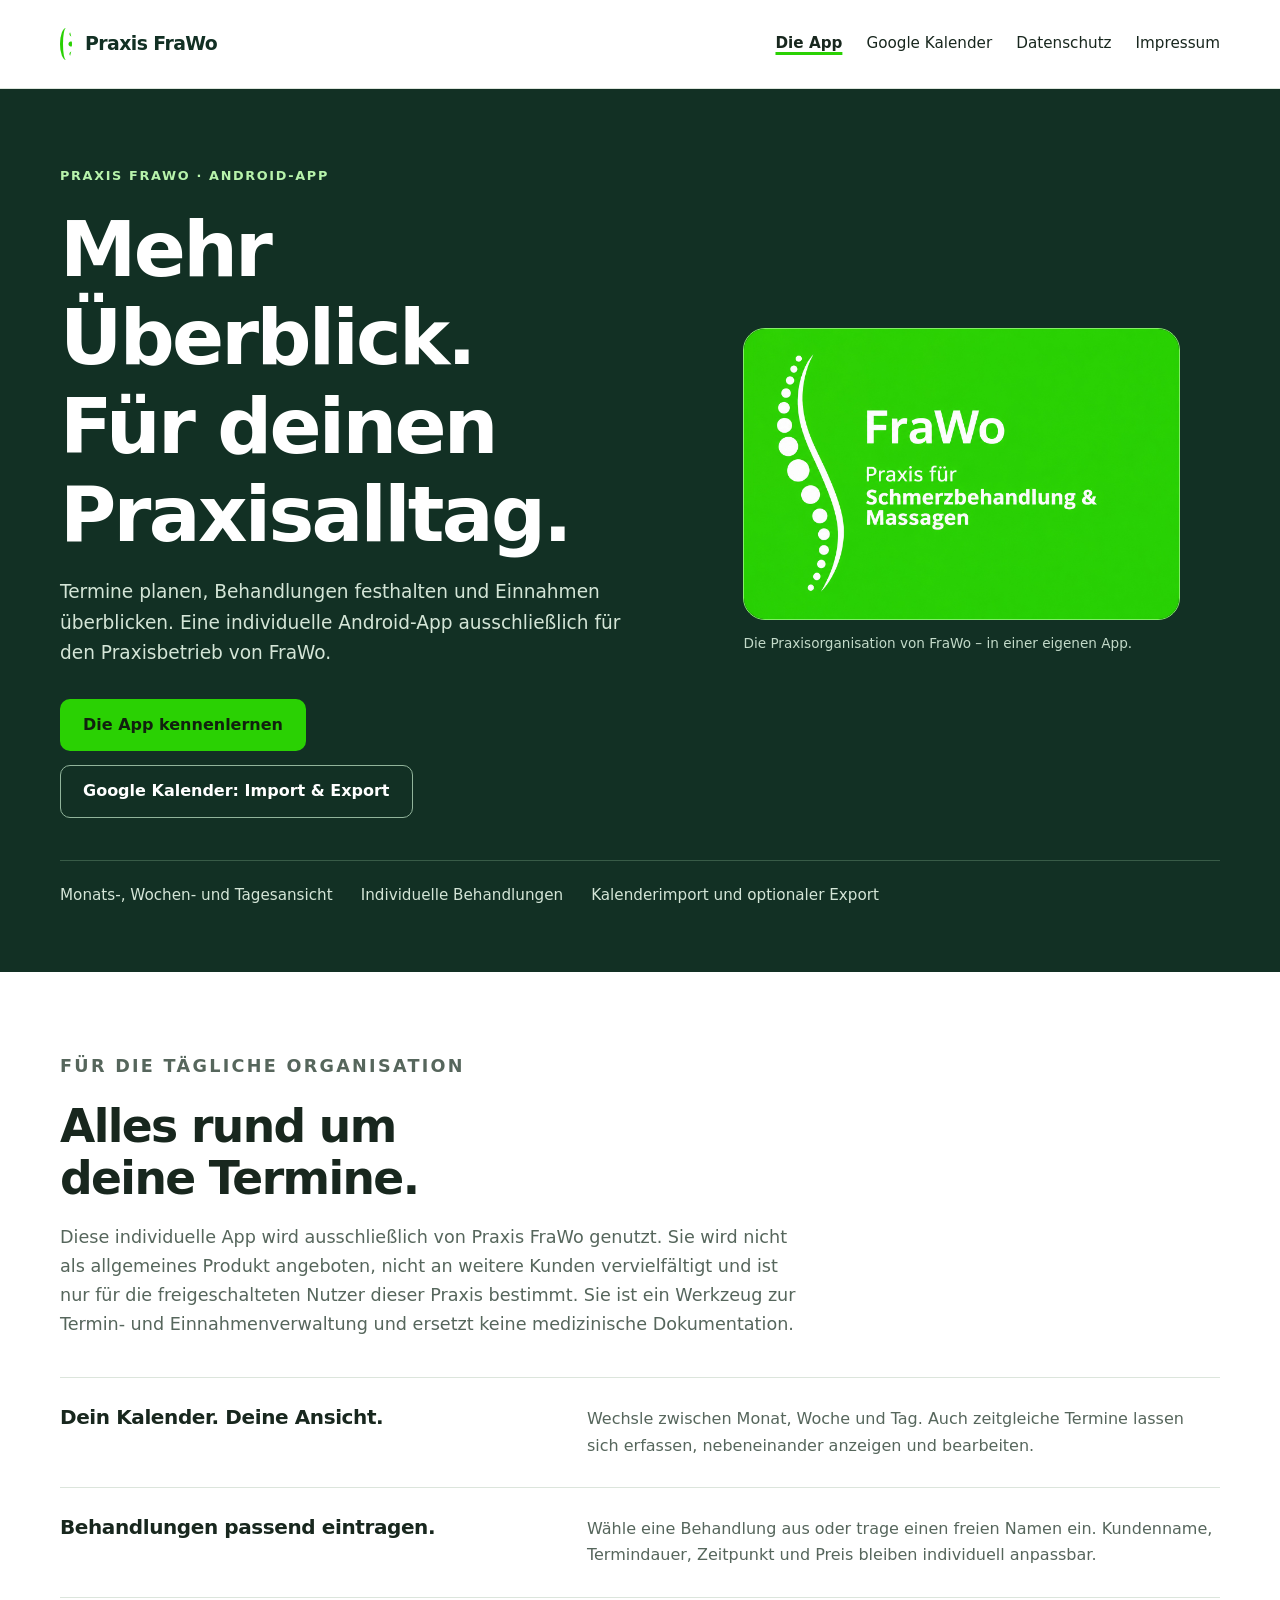
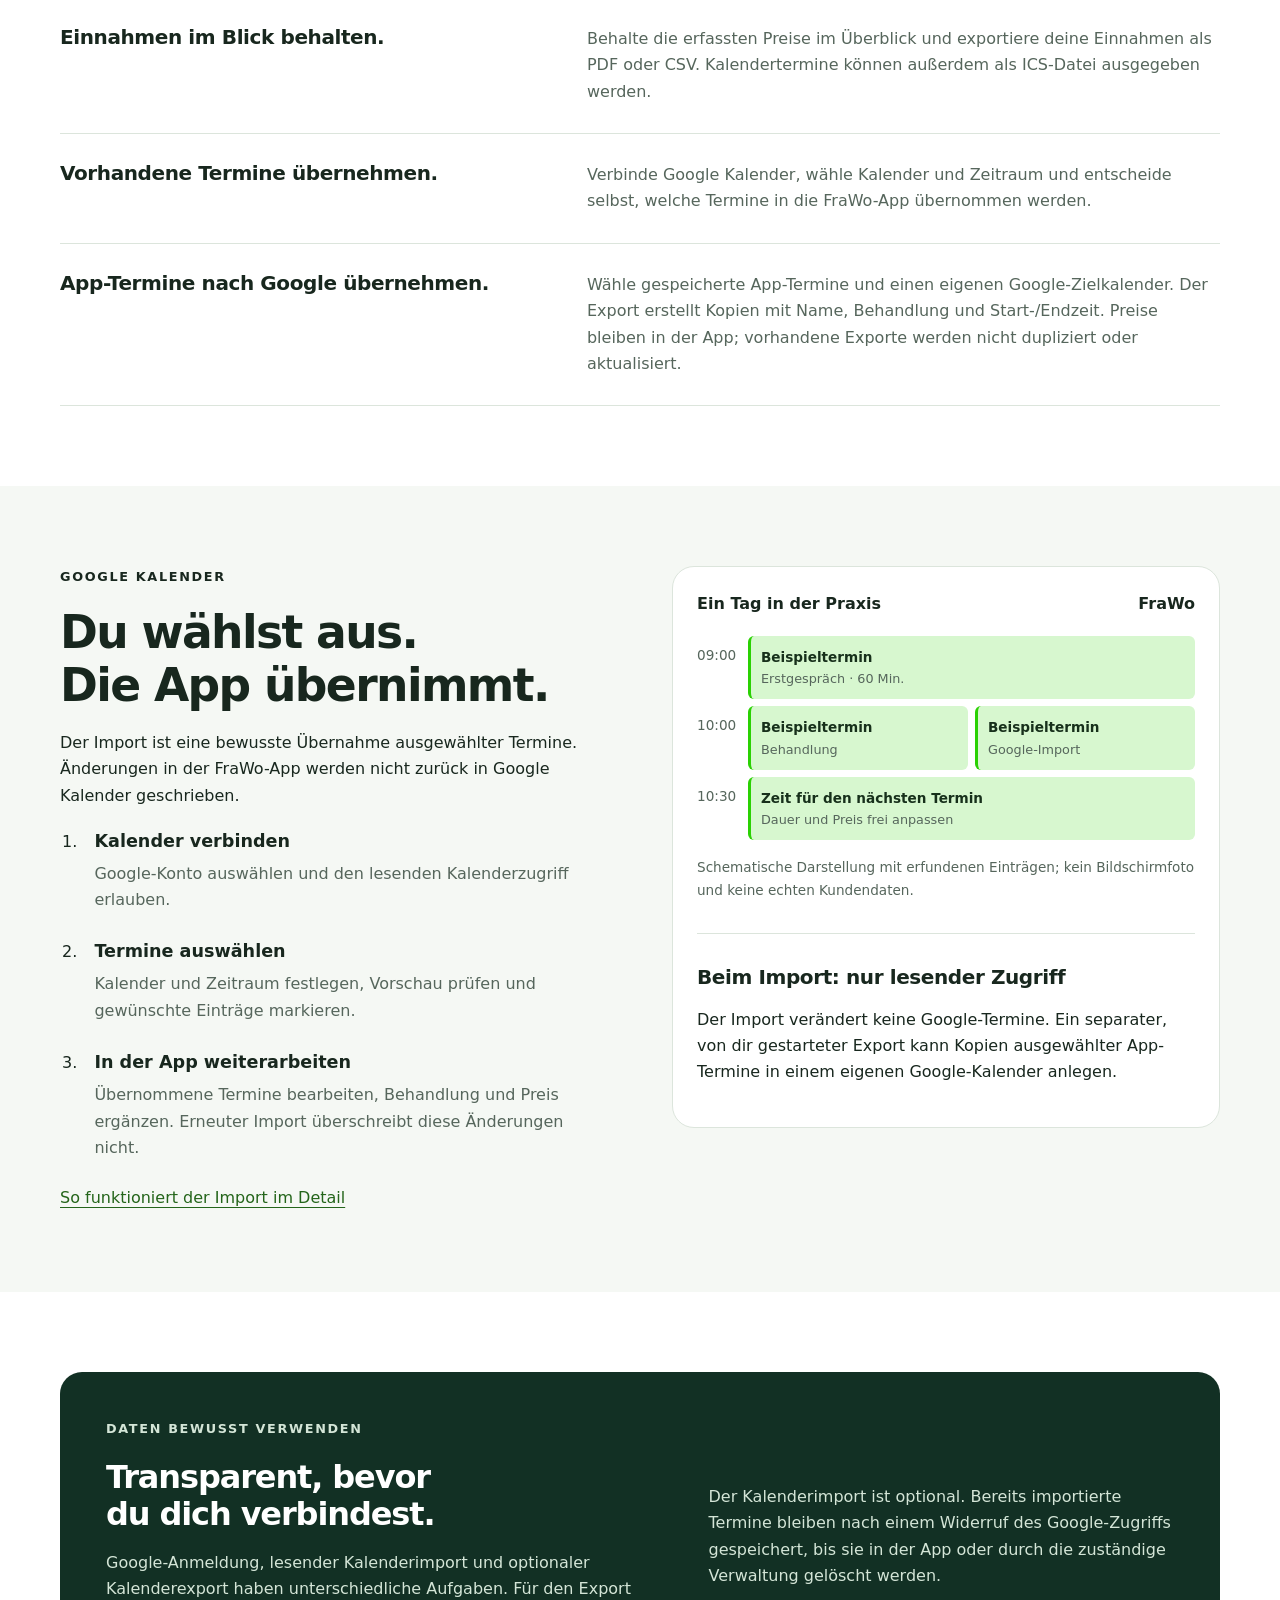
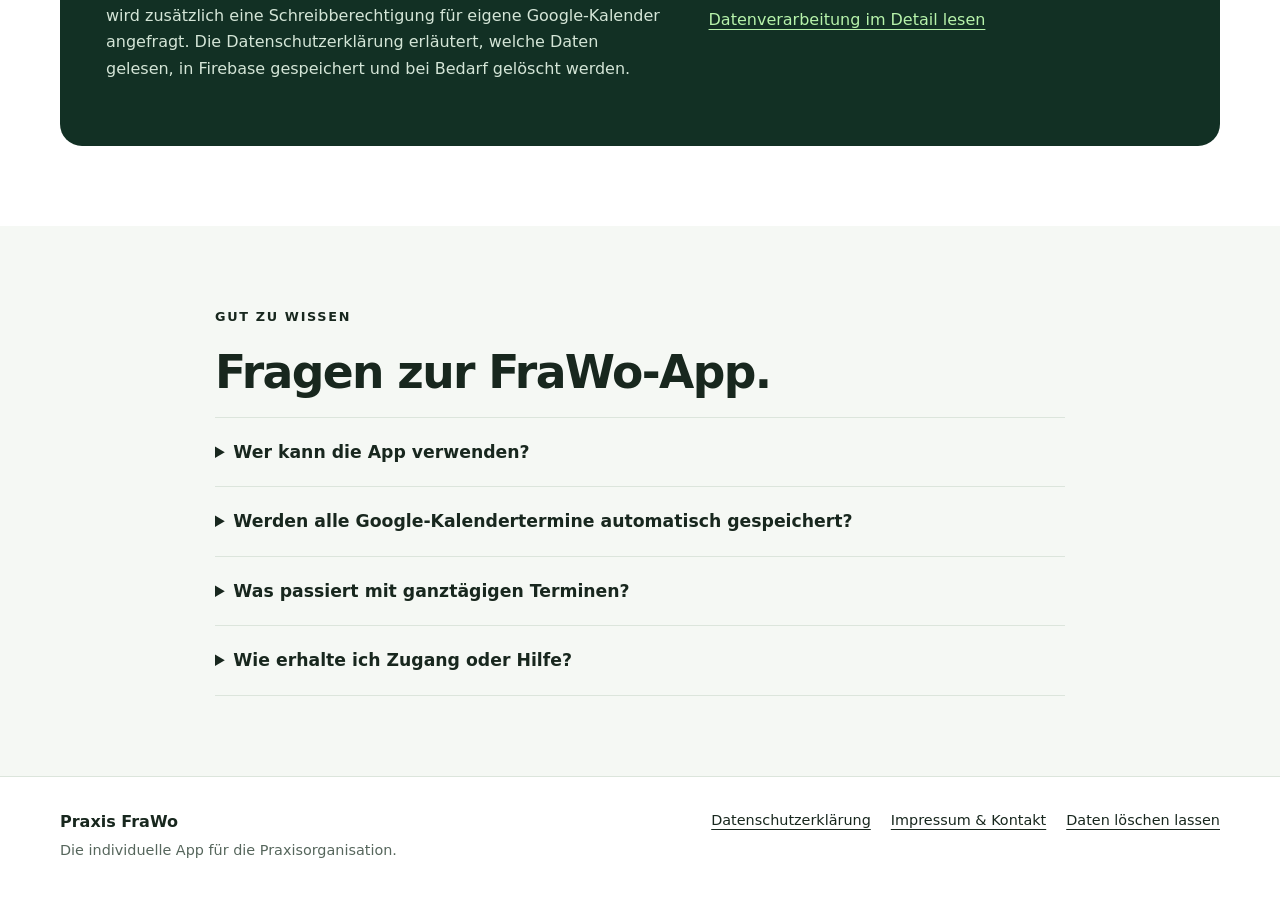
<file: index.html>
<!doctype html>
<html lang="de"><head><meta charset="utf-8"><meta name="viewport" content="width=device-width,initial-scale=1">
<title>Die App · Praxis FraWo</title><meta name="description" content="Individuelle Android-App ausschließlich für Praxis FraWo: Termin- und Einnahmenverwaltung mit Google-Kalenderimport und optionalem Export.">
<meta name="theme-color" content="#123024"><meta name="robots" content="index,follow">
<link rel="canonical" href="https://danielmichel91.github.io/Praxis-FraWo/"><link rel="icon" href="assets/favicon.svg" type="image/svg+xml">
<link rel="stylesheet" href="assets/site.css">

</head><body><a class="skip" href="#inhalt">Zum Inhalt</a>

<header class="top"><div class="wrap"><a class="brand" href="index.html" aria-label="Praxis FraWo – Startseite"><span class="brand-mark" aria-hidden="true"></span>Praxis FraWo</a><nav aria-label="Hauptnavigation"><a href="index.html" aria-current="page">Die App</a><a href="google-kalender.html">Google Kalender</a><a href="datenschutz.html">Datenschutz</a><a href="impressum.html">Impressum</a></nav></div></header>
<main id="inhalt"><section class="hero"><div class="wrap"><div class="hero-grid"><div><p class="eyebrow">Praxis FraWo · Android-App</p><h1>Mehr Überblick.<br>Für deinen<br>Praxisalltag.</h1><p class="lead">Termine planen, Behandlungen festhalten und Einnahmen überblicken. Eine individuelle Android-App ausschließlich für den Praxisbetrieb von FraWo.</p><div class="actions"><a class="button" href="#funktionen">Die App kennenlernen</a><a class="button secondary" href="google-kalender.html">Google Kalender: Import & Export</a></div></div><figure><div class="logo-panel"><img src="assets/frawo-logo.jpg" width="1536" height="1024" alt="FraWo – Praxis für Schmerzbehandlung und Massagen"></div><figcaption class="logo-caption">Die Praxisorganisation von FraWo – in einer eigenen App.</figcaption></figure></div><div class="hero-foot"><span>Monats-, Wochen- und Tagesansicht</span><span>Individuelle Behandlungen</span><span>Kalenderimport und optionaler Export</span></div></div></section>
<section class="section white" id="funktionen"><div class="wrap"><div class="section-head"><p class="eyebrow">Für die tägliche Organisation</p><h2>Alles rund um<br>deine Termine.</h2><p>Diese individuelle App wird ausschließlich von Praxis FraWo genutzt. Sie wird nicht als allgemeines Produkt angeboten, nicht an weitere Kunden vervielfältigt und ist nur für die freigeschalteten Nutzer dieser Praxis bestimmt. Sie ist ein Werkzeug zur Termin- und Einnahmenverwaltung und ersetzt keine medizinische Dokumentation.</p></div><div class="feature-list"><article class="feature"><h3>Dein Kalender. Deine Ansicht.</h3><p>Wechsle zwischen Monat, Woche und Tag. Auch zeitgleiche Termine lassen sich erfassen, nebeneinander anzeigen und bearbeiten.</p></article><article class="feature"><h3>Behandlungen passend eintragen.</h3><p>Wähle eine Behandlung aus oder trage einen freien Namen ein. Kundenname, Termindauer, Zeitpunkt und Preis bleiben individuell anpassbar.</p></article><article class="feature"><h3>Einnahmen im Blick behalten.</h3><p>Behalte die erfassten Preise im Überblick und exportiere deine Einnahmen als PDF oder CSV. Kalendertermine können außerdem als ICS-Datei ausgegeben werden.</p></article><article class="feature"><h3>Vorhandene Termine übernehmen.</h3><p>Verbinde Google Kalender, wähle Kalender und Zeitraum und entscheide selbst, welche Termine in die FraWo-App übernommen werden.</p></article><article class="feature"><h3>App-Termine nach Google übernehmen.</h3><p>Wähle gespeicherte App-Termine und einen eigenen Google-Zielkalender. Der Export erstellt Kopien mit Name, Behandlung und Start-/Endzeit. Preise bleiben in der App; vorhandene Exporte werden nicht dupliziert oder aktualisiert.</p></article></div></div></section>
<section class="section"><div class="wrap split"><div><p class="eyebrow">Google Kalender</p><h2>Du wählst aus.<br>Die App übernimmt.</h2><p>Der Import ist eine bewusste Übernahme ausgewählter Termine. Änderungen in der FraWo-App werden nicht zurück in Google Kalender geschrieben.</p><ol class="steps"><li><strong>Kalender verbinden</strong><p>Google-Konto auswählen und den lesenden Kalenderzugriff erlauben.</p></li><li><strong>Termine auswählen</strong><p>Kalender und Zeitraum festlegen, Vorschau prüfen und gewünschte Einträge markieren.</p></li><li><strong>In der App weiterarbeiten</strong><p>Übernommene Termine bearbeiten, Behandlung und Preis ergänzen. Erneuter Import überschreibt diese Änderungen nicht.</p></li></ol><a href="google-kalender.html">So funktioniert der Import im Detail</a></div><div class="sample"><div class="sample-title"><span>Ein Tag in der Praxis</span><span>FraWo</span></div><div class="calendar" aria-label="Schematische Kalenderdarstellung mit zwei zeitgleichen Beispielterminen"><div class="time">09:00</div><div class="event wide">Beispieltermin<span class="small">Erstgespräch · 60 Min.</span></div><div class="time">10:00</div><div class="event">Beispieltermin<span class="small">Behandlung</span></div><div class="event">Beispieltermin<span class="small">Google-Import</span></div><div class="time">10:30</div><div class="event wide">Zeit für den nächsten Termin<span class="small">Dauer und Preis frei anpassen</span></div></div><p class="sample-label">Schematische Darstellung mit erfundenen Einträgen; kein Bildschirmfoto und keine echten Kundendaten.</p><div class="divider"></div><h3>Beim Import: nur lesender Zugriff</h3><p>Der Import verändert keine Google-Termine. Ein separater, von dir gestarteter Export kann Kopien ausgewählter App-Termine in einem eigenen Google-Kalender anlegen.</p></div></div></section>
<section class="section white"><div class="wrap"><div class="trust"><div><p class="eyebrow">Daten bewusst verwenden</p><h2>Transparent, bevor<br>du dich verbindest.</h2><p>Google-Anmeldung, lesender Kalenderimport und optionaler Kalenderexport haben unterschiedliche Aufgaben. Für den Export wird zusätzlich eine Schreibberechtigung für eigene Google-Kalender angefragt. Die Datenschutzerklärung erläutert, welche Daten gelesen, in Firebase gespeichert und bei Bedarf gelöscht werden.</p></div><div><p>Der Kalenderimport ist optional. Bereits importierte Termine bleiben nach einem Widerruf des Google-Zugriffs gespeichert, bis sie in der App oder durch die zuständige Verwaltung gelöscht werden.</p><a href="datenschutz.html">Datenverarbeitung im Detail lesen</a></div></div></div></section>
<section class="section"><div class="wrap faq"><p class="eyebrow">Gut zu wissen</p><h2>Fragen zur FraWo-App.</h2><details><summary>Wer kann die App verwenden?</summary><p>Die App wurde individuell für Praxis FraWo erstellt und wird ausschließlich von diesem Kunden genutzt. Es gibt keine öffentliche Registrierung und kein Angebot für andere Praxen. Die Anmeldung erfolgt mit einem Google-Konto. Zugang zu den Termindaten erhalten nur von der zuständigen Praxisverwaltung freigeschaltete Nutzer.</p></details><details><summary>Werden alle Google-Kalendertermine automatisch gespeichert?</summary><p>Nein. Nach der Verbindung werden Kalender und anschließend Termine im gewählten Zeitraum zur Vorschau geladen. Erst die von dir ausgewählten Termine werden in die App-Datenbank übernommen.</p></details><details><summary>Was passiert mit ganztägigen Terminen?</summary><p>Der aktuelle Import übernimmt Termine mit Start- und Enduhrzeit innerhalb eines lokalen Tages. Ganztägige, mehrtägige oder ungültige Einträge werden mit einem Hinweis übersprungen. Serientermine erscheinen als einzelne Vorkommen im gewählten Zeitraum.</p></details><details><summary>Wie erhalte ich Zugang oder Hilfe?</summary><p>Wende dich an den <a href="impressum.html">im Impressum genannten Kontakt</a>. Über diese Website gibt es keine Patientenregistrierung, keine Online-Terminbuchung und keinen Download von Kundendaten.</p></details></div></section></main>
<footer class="footer"><div class="wrap"><div><strong>Praxis FraWo</strong><p>Die individuelle App für die Praxisorganisation.</p></div><div class="footer-links"><a href="datenschutz.html">Datenschutzerklärung</a><a href="impressum.html">Impressum & Kontakt</a><a href="datenschutz.html#loeschung">Daten löschen lassen</a></div></div></footer>
</body></html>
</file>
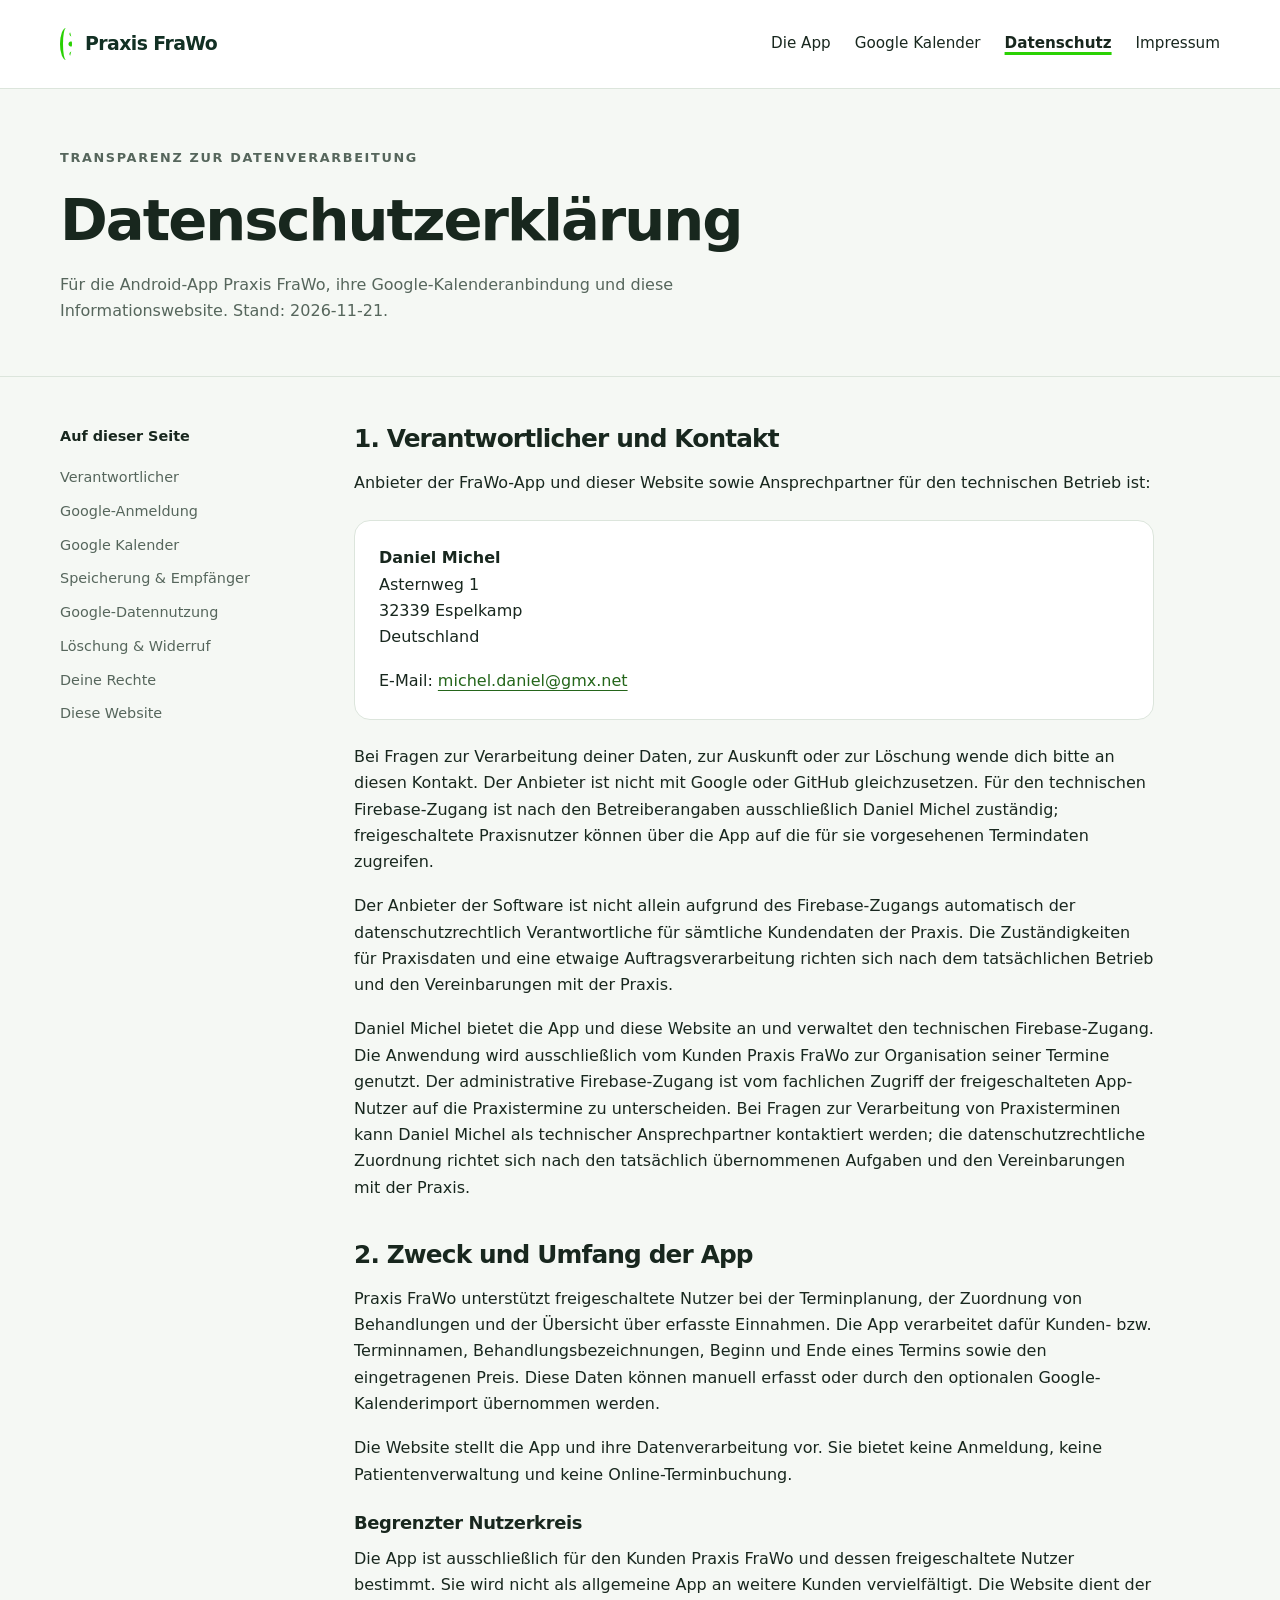
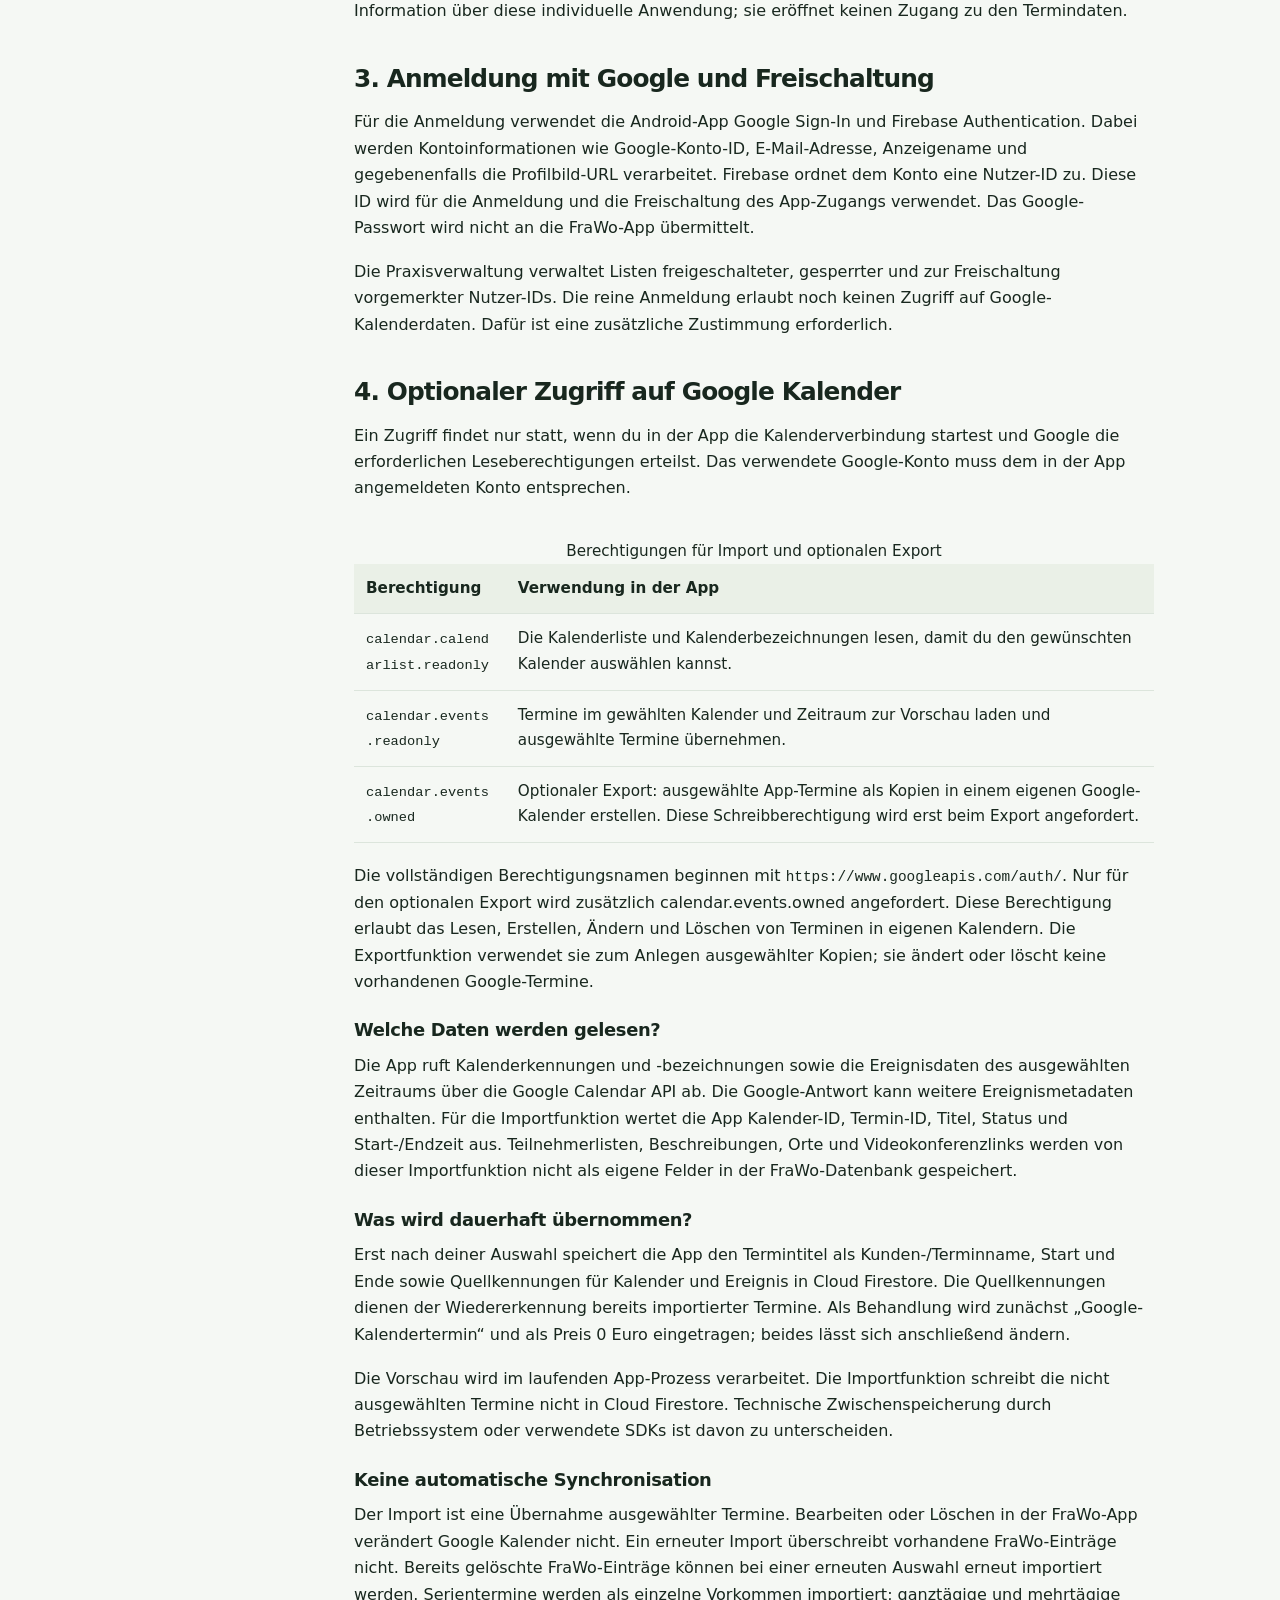
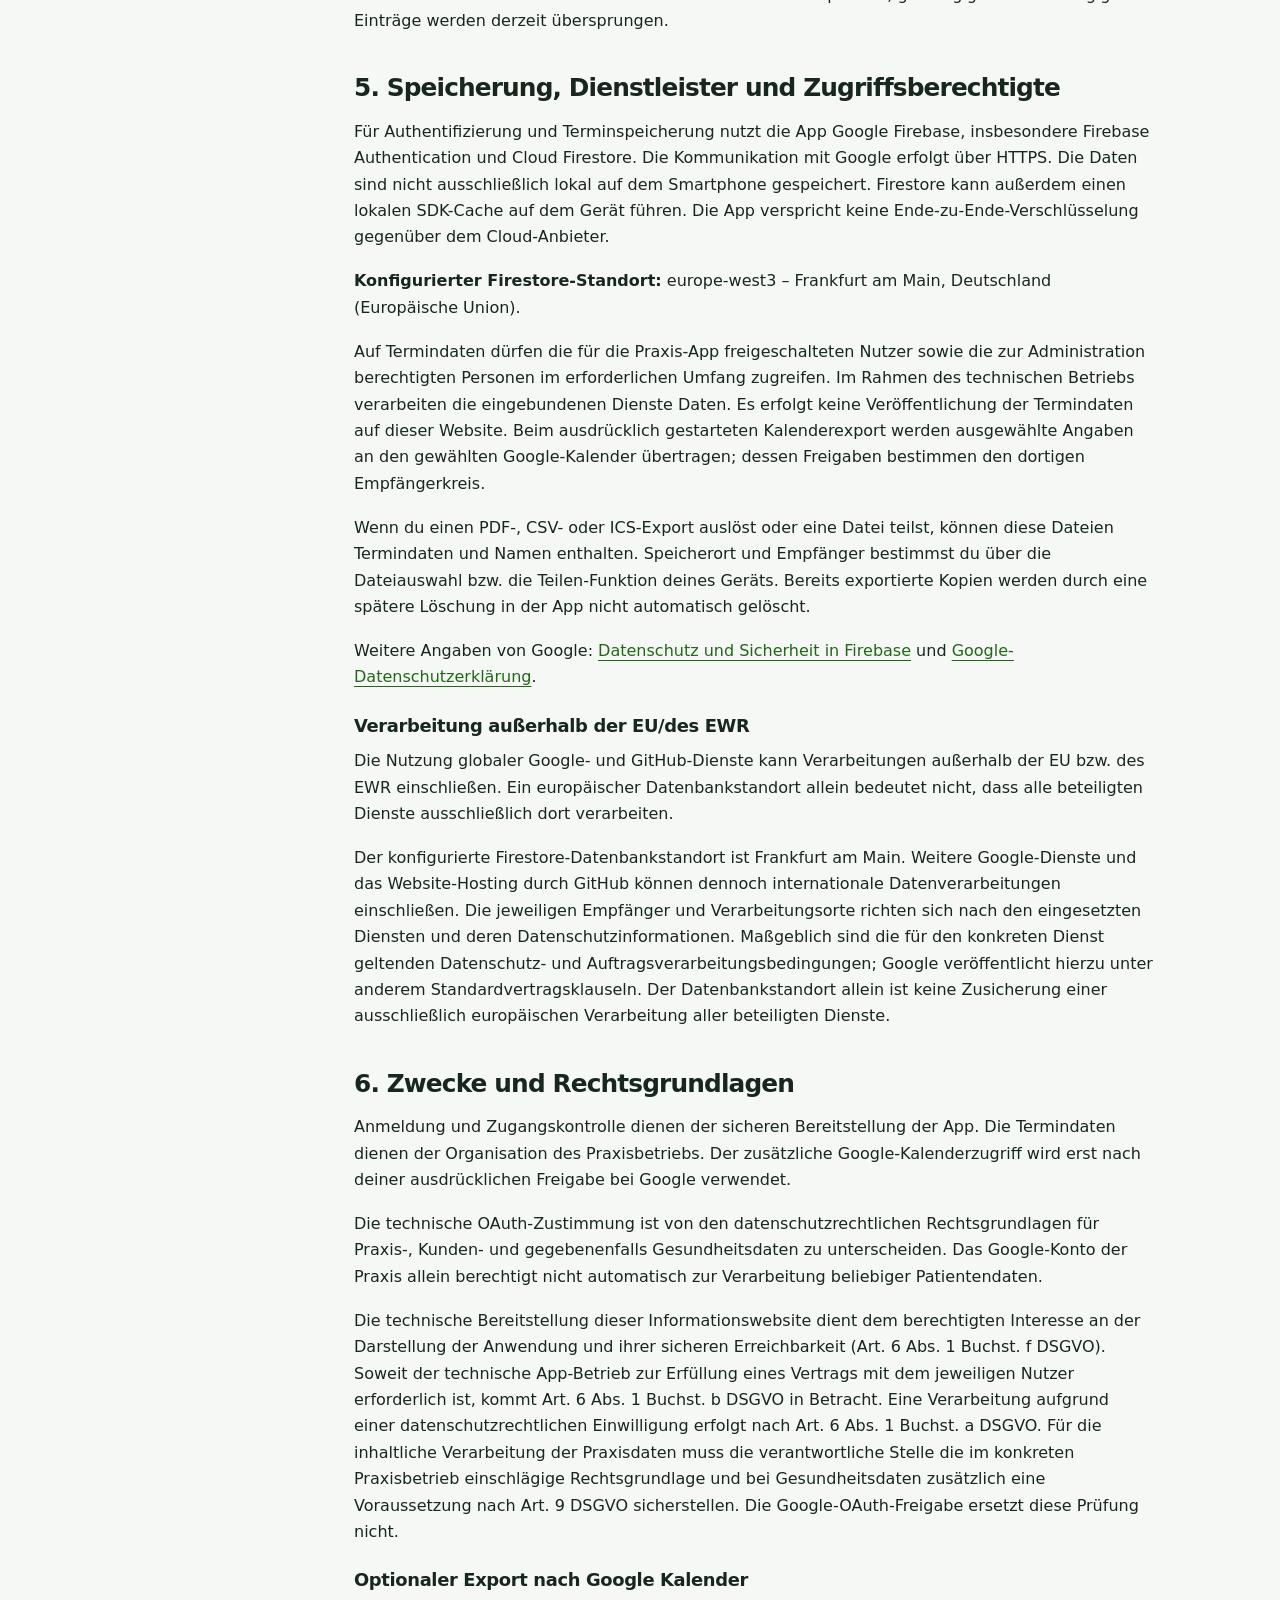
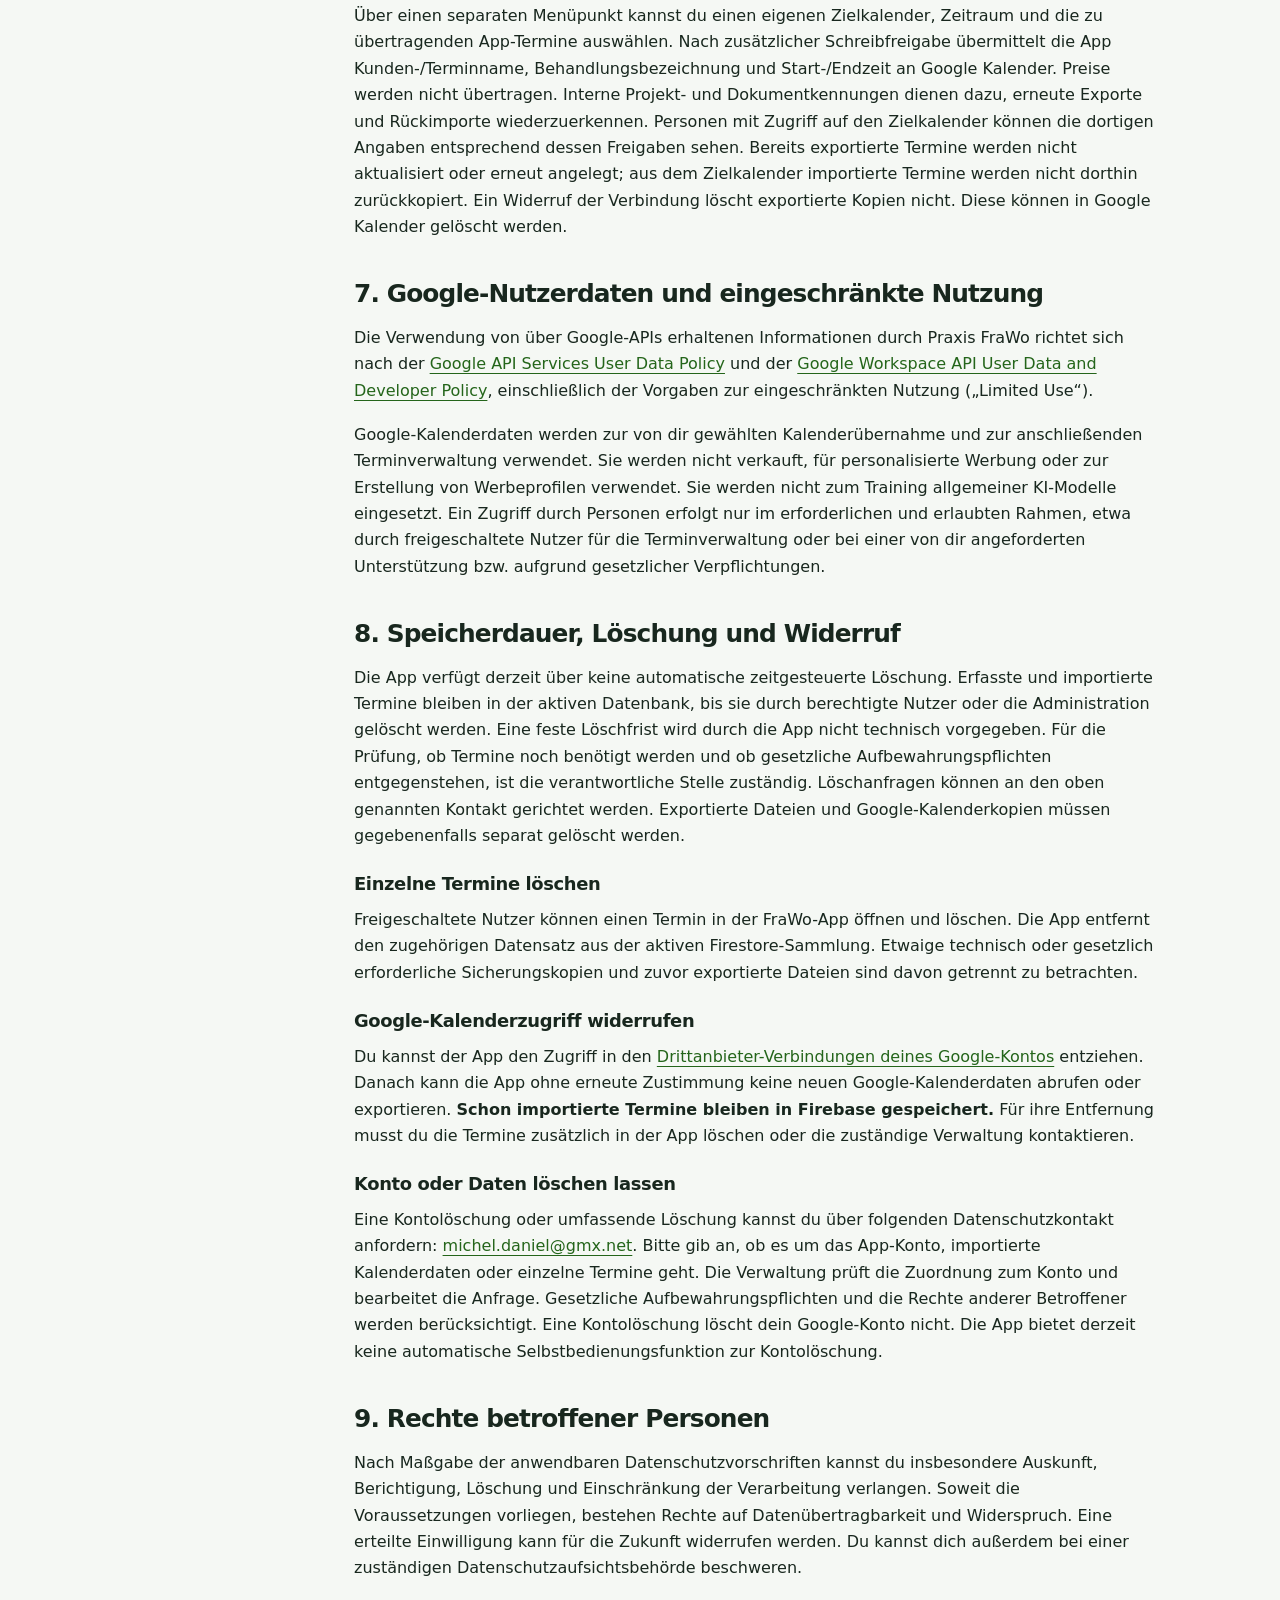
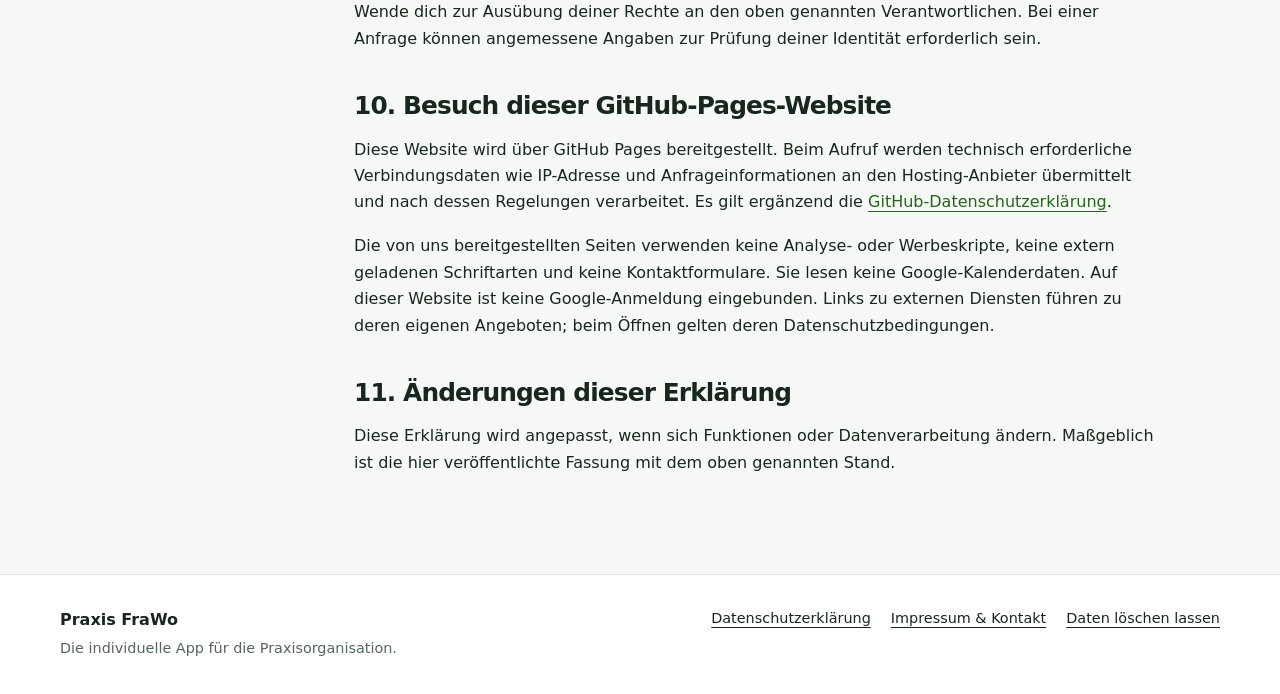
<file: datenschutz.html>
<!doctype html>
<html lang="de"><head><meta charset="utf-8"><meta name="viewport" content="width=device-width,initial-scale=1">
<title>Datenschutzerklärung · Praxis FraWo</title><meta name="description" content="So verarbeitet Praxis FraWo Google-Konto-, Kalender- und Termindaten. Informationen zu Speicherung, Widerruf und Löschung.">
<meta name="theme-color" content="#123024"><meta name="robots" content="index,follow">
<link rel="canonical" href="https://danielmichel91.github.io/Praxis-FraWo/datenschutz.html"><link rel="icon" href="assets/favicon.svg" type="image/svg+xml">
<link rel="stylesheet" href="assets/site.css">

</head><body><a class="skip" href="#inhalt">Zum Inhalt</a>

<header class="top"><div class="wrap"><a class="brand" href="index.html" aria-label="Praxis FraWo – Startseite"><span class="brand-mark" aria-hidden="true"></span>Praxis FraWo</a><nav aria-label="Hauptnavigation"><a href="index.html">Die App</a><a href="google-kalender.html">Google Kalender</a><a href="datenschutz.html" aria-current="page">Datenschutz</a><a href="impressum.html">Impressum</a></nav></div></header>
<main id="inhalt"><section class="page-head"><div class="wrap"><p class="eyebrow">Transparenz zur Datenverarbeitung</p><h1>Datenschutzerklärung</h1><p>Für die Android-App Praxis FraWo, ihre Google-Kalenderanbindung und diese Informationswebsite. Stand: 2026-11-21.</p></div></section>
<div class="wrap legal-layout"><aside class="toc" aria-label="Inhalt der Datenschutzerklärung"><strong>Auf dieser Seite</strong><a href="#verantwortlich">Verantwortlicher</a><a href="#anmeldung">Google-Anmeldung</a><a href="#kalender">Google Kalender</a><a href="#speicherung">Speicherung & Empfänger</a><a href="#google-richtlinie">Google-Datennutzung</a><a href="#loeschung">Löschung & Widerruf</a><a href="#rechte">Deine Rechte</a><a href="#website">Diese Website</a></aside><article class="prose">
<h2 id="verantwortlich">1. Verantwortlicher und Kontakt</h2><p>Anbieter der FraWo-App und dieser Website sowie Ansprechpartner für den technischen Betrieb ist:</p><div class="contact-box"><p><strong>Daniel Michel</strong><br>Asternweg 1<br>32339 Espelkamp<br>Deutschland</p><p>E-Mail: <a href="mailto:michel.daniel@gmx.net">michel.daniel@gmx.net</a></p></div><p>Bei Fragen zur Verarbeitung deiner Daten, zur Auskunft oder zur Löschung wende dich bitte an diesen Kontakt. Der Anbieter ist nicht mit Google oder GitHub gleichzusetzen. Für den technischen Firebase-Zugang ist nach den Betreiberangaben ausschließlich Daniel Michel zuständig; freigeschaltete Praxisnutzer können über die App auf die für sie vorgesehenen Termindaten zugreifen.</p><p>Der Anbieter der Software ist nicht allein aufgrund des Firebase-Zugangs automatisch der datenschutzrechtlich Verantwortliche für sämtliche Kundendaten der Praxis. Die Zuständigkeiten für Praxisdaten und eine etwaige Auftragsverarbeitung richten sich nach dem tatsächlichen Betrieb und den Vereinbarungen mit der Praxis.</p><p>Daniel Michel bietet die App und diese Website an und verwaltet den technischen Firebase-Zugang. Die Anwendung wird ausschließlich vom Kunden Praxis FraWo zur Organisation seiner Termine genutzt. Der administrative Firebase-Zugang ist vom fachlichen Zugriff der freigeschalteten App-Nutzer auf die Praxistermine zu unterscheiden. Bei Fragen zur Verarbeitung von Praxisterminen kann Daniel Michel als technischer Ansprechpartner kontaktiert werden; die datenschutzrechtliche Zuordnung richtet sich nach den tatsächlich übernommenen Aufgaben und den Vereinbarungen mit der Praxis.</p>
<h2>2. Zweck und Umfang der App</h2><p>Praxis FraWo unterstützt freigeschaltete Nutzer bei der Terminplanung, der Zuordnung von Behandlungen und der Übersicht über erfasste Einnahmen. Die App verarbeitet dafür Kunden- bzw. Terminnamen, Behandlungsbezeichnungen, Beginn und Ende eines Termins sowie den eingetragenen Preis. Diese Daten können manuell erfasst oder durch den optionalen Google-Kalenderimport übernommen werden.</p><p>Die Website stellt die App und ihre Datenverarbeitung vor. Sie bietet keine Anmeldung, keine Patientenverwaltung und keine Online-Terminbuchung.</p>
<h3>Begrenzter Nutzerkreis</h3><p>Die App ist ausschließlich für den Kunden Praxis FraWo und dessen freigeschaltete Nutzer bestimmt. Sie wird nicht als allgemeine App an weitere Kunden vervielfältigt. Die Website dient der Information über diese individuelle Anwendung; sie eröffnet keinen Zugang zu den Termindaten.</p><h2 id="anmeldung">3. Anmeldung mit Google und Freischaltung</h2><p>Für die Anmeldung verwendet die Android-App Google Sign-In und Firebase Authentication. Dabei werden Kontoinformationen wie Google-Konto-ID, E-Mail-Adresse, Anzeigename und gegebenenfalls die Profilbild-URL verarbeitet. Firebase ordnet dem Konto eine Nutzer-ID zu. Diese ID wird für die Anmeldung und die Freischaltung des App-Zugangs verwendet. Das Google-Passwort wird nicht an die FraWo-App übermittelt.</p><p>Die Praxisverwaltung verwaltet Listen freigeschalteter, gesperrter und zur Freischaltung vorgemerkter Nutzer-IDs. Die reine Anmeldung erlaubt noch keinen Zugriff auf Google-Kalenderdaten. Dafür ist eine zusätzliche Zustimmung erforderlich.</p>
<h2 id="kalender">4. Optionaler Zugriff auf Google Kalender</h2><p>Ein Zugriff findet nur statt, wenn du in der App die Kalenderverbindung startest und Google die erforderlichen Leseberechtigungen erteilst. Das verwendete Google-Konto muss dem in der App angemeldeten Konto entsprechen.</p><div class="table-scroll"><table><caption>Berechtigungen für Import und optionalen Export</caption><thead><tr><th scope="col">Berechtigung</th><th scope="col">Verwendung in der App</th></tr></thead><tbody><tr><td><code>calendar.calendarlist.readonly</code></td><td>Die Kalenderliste und Kalenderbezeichnungen lesen, damit du den gewünschten Kalender auswählen kannst.</td></tr><tr><td><code>calendar.events.readonly</code></td><td>Termine im gewählten Kalender und Zeitraum zur Vorschau laden und ausgewählte Termine übernehmen.</td></tr><tr><td><code>calendar.events.owned</code></td><td>Optionaler Export: ausgewählte App-Termine als Kopien in einem eigenen Google-Kalender erstellen. Diese Schreibberechtigung wird erst beim Export angefordert.</td></tr></tbody></table></div><p>Die vollständigen Berechtigungsnamen beginnen mit <code>https://www.googleapis.com/auth/</code>. Nur für den optionalen Export wird zusätzlich calendar.events.owned angefordert. Diese Berechtigung erlaubt das Lesen, Erstellen, Ändern und Löschen von Terminen in eigenen Kalendern. Die Exportfunktion verwendet sie zum Anlegen ausgewählter Kopien; sie ändert oder löscht keine vorhandenen Google-Termine.</p><h3>Welche Daten werden gelesen?</h3><p>Die App ruft Kalenderkennungen und -bezeichnungen sowie die Ereignisdaten des ausgewählten Zeitraums über die Google Calendar API ab. Die Google-Antwort kann weitere Ereignismetadaten enthalten. Für die Importfunktion wertet die App Kalender-ID, Termin-ID, Titel, Status und Start-/Endzeit aus. Teilnehmerlisten, Beschreibungen, Orte und Videokonferenzlinks werden von dieser Importfunktion nicht als eigene Felder in der FraWo-Datenbank gespeichert.</p><h3>Was wird dauerhaft übernommen?</h3><p>Erst nach deiner Auswahl speichert die App den Termintitel als Kunden-/Terminname, Start und Ende sowie Quellkennungen für Kalender und Ereignis in Cloud Firestore. Die Quellkennungen dienen der Wiedererkennung bereits importierter Termine. Als Behandlung wird zunächst „Google-Kalendertermin“ und als Preis 0 Euro eingetragen; beides lässt sich anschließend ändern.</p><p>Die Vorschau wird im laufenden App-Prozess verarbeitet. Die Importfunktion schreibt die nicht ausgewählten Termine nicht in Cloud Firestore. Technische Zwischenspeicherung durch Betriebssystem oder verwendete SDKs ist davon zu unterscheiden.</p><h3>Keine automatische Synchronisation</h3><p>Der Import ist eine Übernahme ausgewählter Termine. Bearbeiten oder Löschen in der FraWo-App verändert Google Kalender nicht. Ein erneuter Import überschreibt vorhandene FraWo-Einträge nicht. Bereits gelöschte FraWo-Einträge können bei einer erneuten Auswahl erneut importiert werden. Serientermine werden als einzelne Vorkommen importiert; ganztägige und mehrtägige Einträge werden derzeit übersprungen.</p>
<h2 id="speicherung">5. Speicherung, Dienstleister und Zugriffsberechtigte</h2><p>Für Authentifizierung und Terminspeicherung nutzt die App Google Firebase, insbesondere Firebase Authentication und Cloud Firestore. Die Kommunikation mit Google erfolgt über HTTPS. Die Daten sind nicht ausschließlich lokal auf dem Smartphone gespeichert. Firestore kann außerdem einen lokalen SDK-Cache auf dem Gerät führen. Die App verspricht keine Ende-zu-Ende-Verschlüsselung gegenüber dem Cloud-Anbieter.</p><p><strong>Konfigurierter Firestore-Standort:</strong> europe-west3 – Frankfurt am Main, Deutschland (Europäische Union).</p><p>Auf Termindaten dürfen die für die Praxis-App freigeschalteten Nutzer sowie die zur Administration berechtigten Personen im erforderlichen Umfang zugreifen. Im Rahmen des technischen Betriebs verarbeiten die eingebundenen Dienste Daten. Es erfolgt keine Veröffentlichung der Termindaten auf dieser Website. Beim ausdrücklich gestarteten Kalenderexport werden ausgewählte Angaben an den gewählten Google-Kalender übertragen; dessen Freigaben bestimmen den dortigen Empfängerkreis.</p><p>Wenn du einen PDF-, CSV- oder ICS-Export auslöst oder eine Datei teilst, können diese Dateien Termindaten und Namen enthalten. Speicherort und Empfänger bestimmst du über die Dateiauswahl bzw. die Teilen-Funktion deines Geräts. Bereits exportierte Kopien werden durch eine spätere Löschung in der App nicht automatisch gelöscht.</p><p>Weitere Angaben von Google: <a href="https://firebase.google.com/support/privacy">Datenschutz und Sicherheit in Firebase</a> und <a href="https://policies.google.com/privacy">Google-Datenschutzerklärung</a>.</p><h3>Verarbeitung außerhalb der EU/des EWR</h3><p>Die Nutzung globaler Google- und GitHub-Dienste kann Verarbeitungen außerhalb der EU bzw. des EWR einschließen. Ein europäischer Datenbankstandort allein bedeutet nicht, dass alle beteiligten Dienste ausschließlich dort verarbeiten.</p><p>Der konfigurierte Firestore-Datenbankstandort ist Frankfurt am Main. Weitere Google-Dienste und das Website-Hosting durch GitHub können dennoch internationale Datenverarbeitungen einschließen. Die jeweiligen Empfänger und Verarbeitungsorte richten sich nach den eingesetzten Diensten und deren Datenschutzinformationen. Maßgeblich sind die für den konkreten Dienst geltenden Datenschutz- und Auftragsverarbeitungsbedingungen; Google veröffentlicht hierzu unter anderem Standardvertragsklauseln. Der Datenbankstandort allein ist keine Zusicherung einer ausschließlich europäischen Verarbeitung aller beteiligten Dienste.</p>
<h2>6. Zwecke und Rechtsgrundlagen</h2><p>Anmeldung und Zugangskontrolle dienen der sicheren Bereitstellung der App. Die Termindaten dienen der Organisation des Praxisbetriebs. Der zusätzliche Google-Kalenderzugriff wird erst nach deiner ausdrücklichen Freigabe bei Google verwendet.</p><p>Die technische OAuth-Zustimmung ist von den datenschutzrechtlichen Rechtsgrundlagen für Praxis-, Kunden- und gegebenenfalls Gesundheitsdaten zu unterscheiden. Das Google-Konto der Praxis allein berechtigt nicht automatisch zur Verarbeitung beliebiger Patientendaten.</p><p>Die technische Bereitstellung dieser Informationswebsite dient dem berechtigten Interesse an der Darstellung der Anwendung und ihrer sicheren Erreichbarkeit (Art. 6 Abs. 1 Buchst. f DSGVO). Soweit der technische App-Betrieb zur Erfüllung eines Vertrags mit dem jeweiligen Nutzer erforderlich ist, kommt Art. 6 Abs. 1 Buchst. b DSGVO in Betracht. Eine Verarbeitung aufgrund einer datenschutzrechtlichen Einwilligung erfolgt nach Art. 6 Abs. 1 Buchst. a DSGVO. Für die inhaltliche Verarbeitung der Praxisdaten muss die verantwortliche Stelle die im konkreten Praxisbetrieb einschlägige Rechtsgrundlage und bei Gesundheitsdaten zusätzlich eine Voraussetzung nach Art. 9 DSGVO sicherstellen. Die Google-OAuth-Freigabe ersetzt diese Prüfung nicht.</p>
<h3>Optionaler Export nach Google Kalender</h3><p>Über einen separaten Menüpunkt kannst du einen eigenen Zielkalender, Zeitraum und die zu übertragenden App-Termine auswählen. Nach zusätzlicher Schreibfreigabe übermittelt die App Kunden-/Terminname, Behandlungsbezeichnung und Start-/Endzeit an Google Kalender. Preise werden nicht übertragen. Interne Projekt- und Dokumentkennungen dienen dazu, erneute Exporte und Rückimporte wiederzuerkennen. Personen mit Zugriff auf den Zielkalender können die dortigen Angaben entsprechend dessen Freigaben sehen. Bereits exportierte Termine werden nicht aktualisiert oder erneut angelegt; aus dem Zielkalender importierte Termine werden nicht dorthin zurückkopiert. Ein Widerruf der Verbindung löscht exportierte Kopien nicht. Diese können in Google Kalender gelöscht werden.</p><h2 id="google-richtlinie">7. Google-Nutzerdaten und eingeschränkte Nutzung</h2><p>Die Verwendung von über Google-APIs erhaltenen Informationen durch Praxis FraWo richtet sich nach der <a href="https://developers.google.com/terms/api-services-user-data-policy">Google API Services User Data Policy</a> und der <a href="https://developers.google.com/workspace/workspace-api-user-data-developer-policy">Google Workspace API User Data and Developer Policy</a>, einschließlich der Vorgaben zur eingeschränkten Nutzung („Limited Use“).</p><p>Google-Kalenderdaten werden zur von dir gewählten Kalenderübernahme und zur anschließenden Terminverwaltung verwendet. Sie werden nicht verkauft, für personalisierte Werbung oder zur Erstellung von Werbeprofilen verwendet. Sie werden nicht zum Training allgemeiner KI-Modelle eingesetzt. Ein Zugriff durch Personen erfolgt nur im erforderlichen und erlaubten Rahmen, etwa durch freigeschaltete Nutzer für die Terminverwaltung oder bei einer von dir angeforderten Unterstützung bzw. aufgrund gesetzlicher Verpflichtungen.</p>
<h2 id="loeschung">8. Speicherdauer, Löschung und Widerruf</h2><p>Die App verfügt derzeit über keine automatische zeitgesteuerte Löschung. Erfasste und importierte Termine bleiben in der aktiven Datenbank, bis sie durch berechtigte Nutzer oder die Administration gelöscht werden. Eine feste Löschfrist wird durch die App nicht technisch vorgegeben. Für die Prüfung, ob Termine noch benötigt werden und ob gesetzliche Aufbewahrungspflichten entgegenstehen, ist die verantwortliche Stelle zuständig. Löschanfragen können an den oben genannten Kontakt gerichtet werden. Exportierte Dateien und Google-Kalenderkopien müssen gegebenenfalls separat gelöscht werden.</p><h3>Einzelne Termine löschen</h3><p>Freigeschaltete Nutzer können einen Termin in der FraWo-App öffnen und löschen. Die App entfernt den zugehörigen Datensatz aus der aktiven Firestore-Sammlung. Etwaige technisch oder gesetzlich erforderliche Sicherungskopien und zuvor exportierte Dateien sind davon getrennt zu betrachten.</p><h3>Google-Kalenderzugriff widerrufen</h3><p>Du kannst der App den Zugriff in den <a href="https://myaccount.google.com/connections">Drittanbieter-Verbindungen deines Google-Kontos</a> entziehen. Danach kann die App ohne erneute Zustimmung keine neuen Google-Kalenderdaten abrufen oder exportieren. <strong>Schon importierte Termine bleiben in Firebase gespeichert.</strong> Für ihre Entfernung musst du die Termine zusätzlich in der App löschen oder die zuständige Verwaltung kontaktieren.</p><h3>Konto oder Daten löschen lassen</h3><p>Eine Kontolöschung oder umfassende Löschung kannst du über folgenden Datenschutzkontakt anfordern: <a href="mailto:michel.daniel@gmx.net">michel.daniel@gmx.net</a>. Bitte gib an, ob es um das App-Konto, importierte Kalenderdaten oder einzelne Termine geht. Die Verwaltung prüft die Zuordnung zum Konto und bearbeitet die Anfrage. Gesetzliche Aufbewahrungspflichten und die Rechte anderer Betroffener werden berücksichtigt. Eine Kontolöschung löscht dein Google-Konto nicht. Die App bietet derzeit keine automatische Selbstbedienungsfunktion zur Kontolöschung.</p>
<h2 id="rechte">9. Rechte betroffener Personen</h2><p>Nach Maßgabe der anwendbaren Datenschutzvorschriften kannst du insbesondere Auskunft, Berichtigung, Löschung und Einschränkung der Verarbeitung verlangen. Soweit die Voraussetzungen vorliegen, bestehen Rechte auf Datenübertragbarkeit und Widerspruch. Eine erteilte Einwilligung kann für die Zukunft widerrufen werden. Du kannst dich außerdem bei einer zuständigen Datenschutzaufsichtsbehörde beschweren.</p><p>Wende dich zur Ausübung deiner Rechte an den oben genannten Verantwortlichen. Bei einer Anfrage können angemessene Angaben zur Prüfung deiner Identität erforderlich sein.</p>
<h2 id="website">10. Besuch dieser GitHub-Pages-Website</h2><p>Diese Website wird über GitHub Pages bereitgestellt. Beim Aufruf werden technisch erforderliche Verbindungsdaten wie IP-Adresse und Anfrageinformationen an den Hosting-Anbieter übermittelt und nach dessen Regelungen verarbeitet. Es gilt ergänzend die <a href="https://docs.github.com/en/site-policy/privacy-policies/github-general-privacy-statement">GitHub-Datenschutzerklärung</a>.</p><p>Die von uns bereitgestellten Seiten verwenden keine Analyse- oder Werbeskripte, keine extern geladenen Schriftarten und keine Kontaktformulare. Sie lesen keine Google-Kalenderdaten. Auf dieser Website ist keine Google-Anmeldung eingebunden. Links zu externen Diensten führen zu deren eigenen Angeboten; beim Öffnen gelten deren Datenschutzbedingungen.</p><h2>11. Änderungen dieser Erklärung</h2><p>Diese Erklärung wird angepasst, wenn sich Funktionen oder Datenverarbeitung ändern. Maßgeblich ist die hier veröffentlichte Fassung mit dem oben genannten Stand.</p>
</article></div></main>
<footer class="footer"><div class="wrap"><div><strong>Praxis FraWo</strong><p>Die individuelle App für die Praxisorganisation.</p></div><div class="footer-links"><a href="datenschutz.html">Datenschutzerklärung</a><a href="impressum.html">Impressum & Kontakt</a><a href="datenschutz.html#loeschung">Daten löschen lassen</a></div></div></footer>
</body></html>
</file>
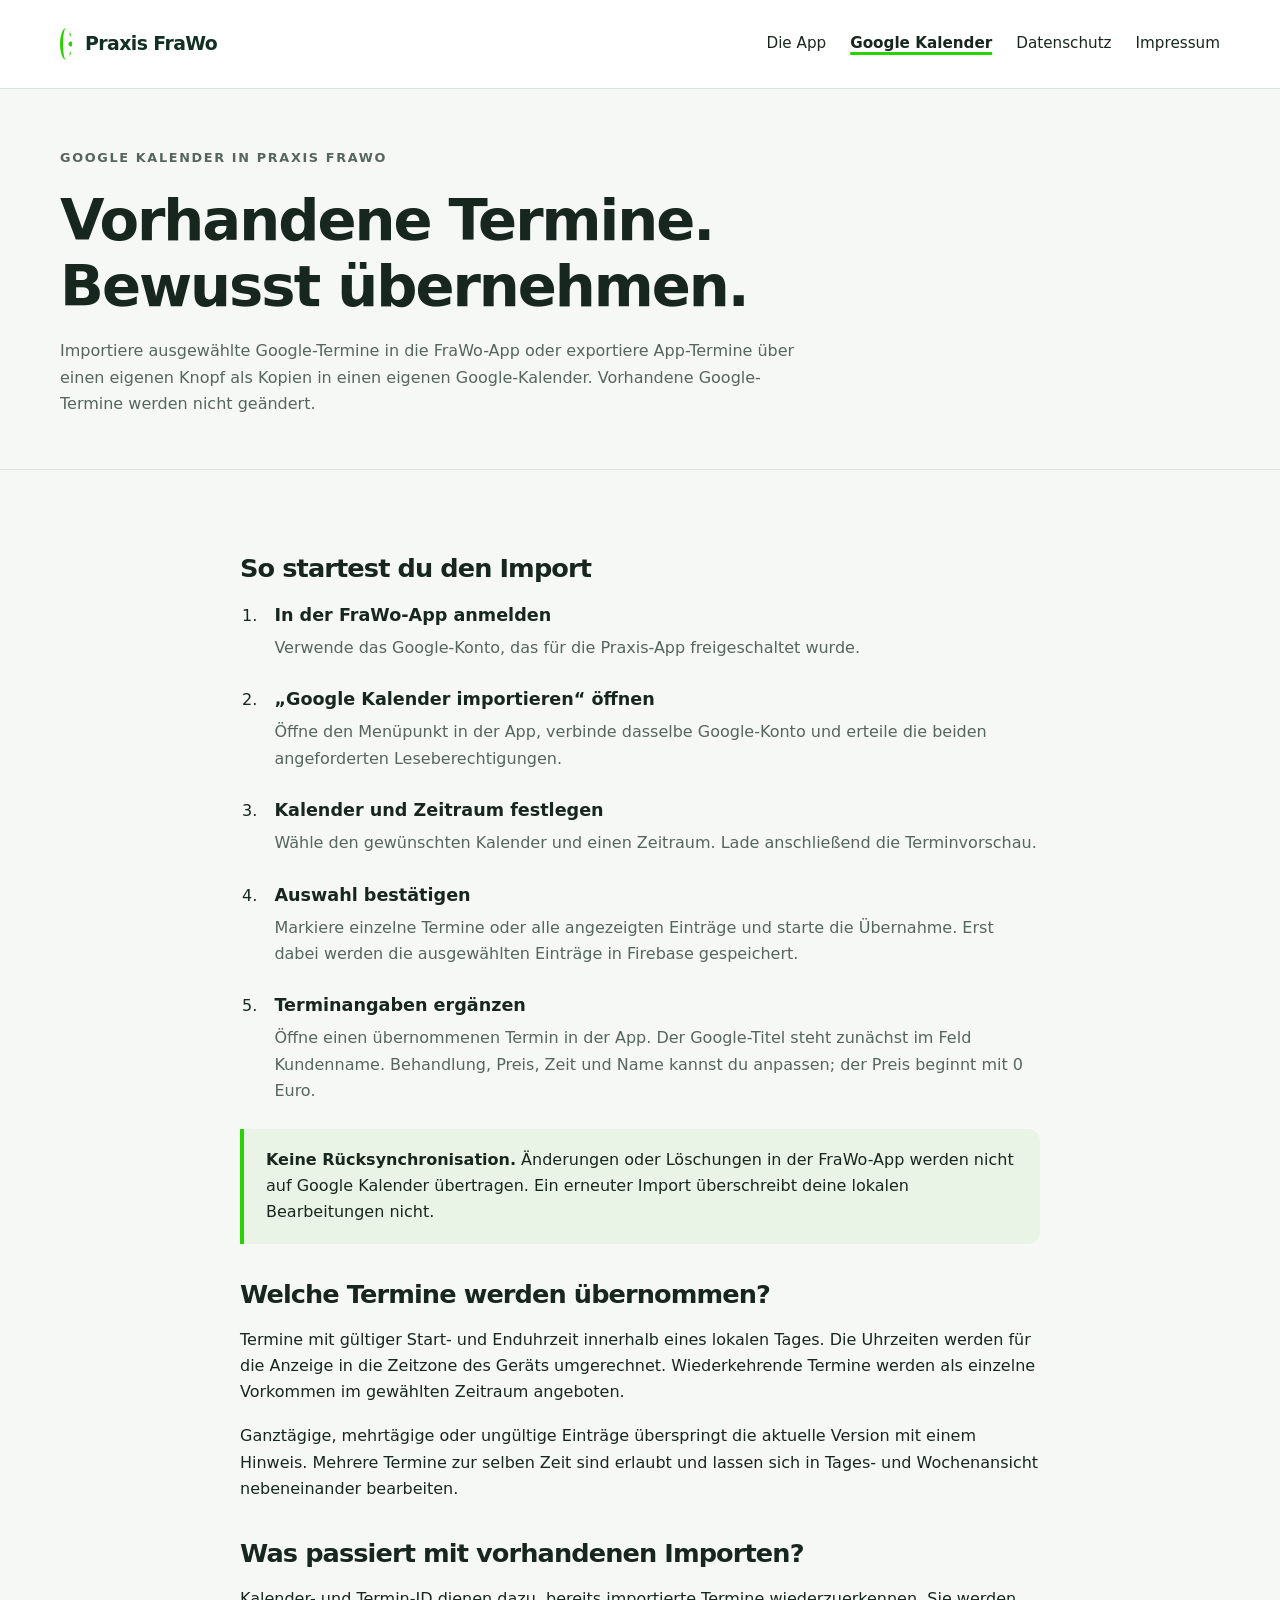
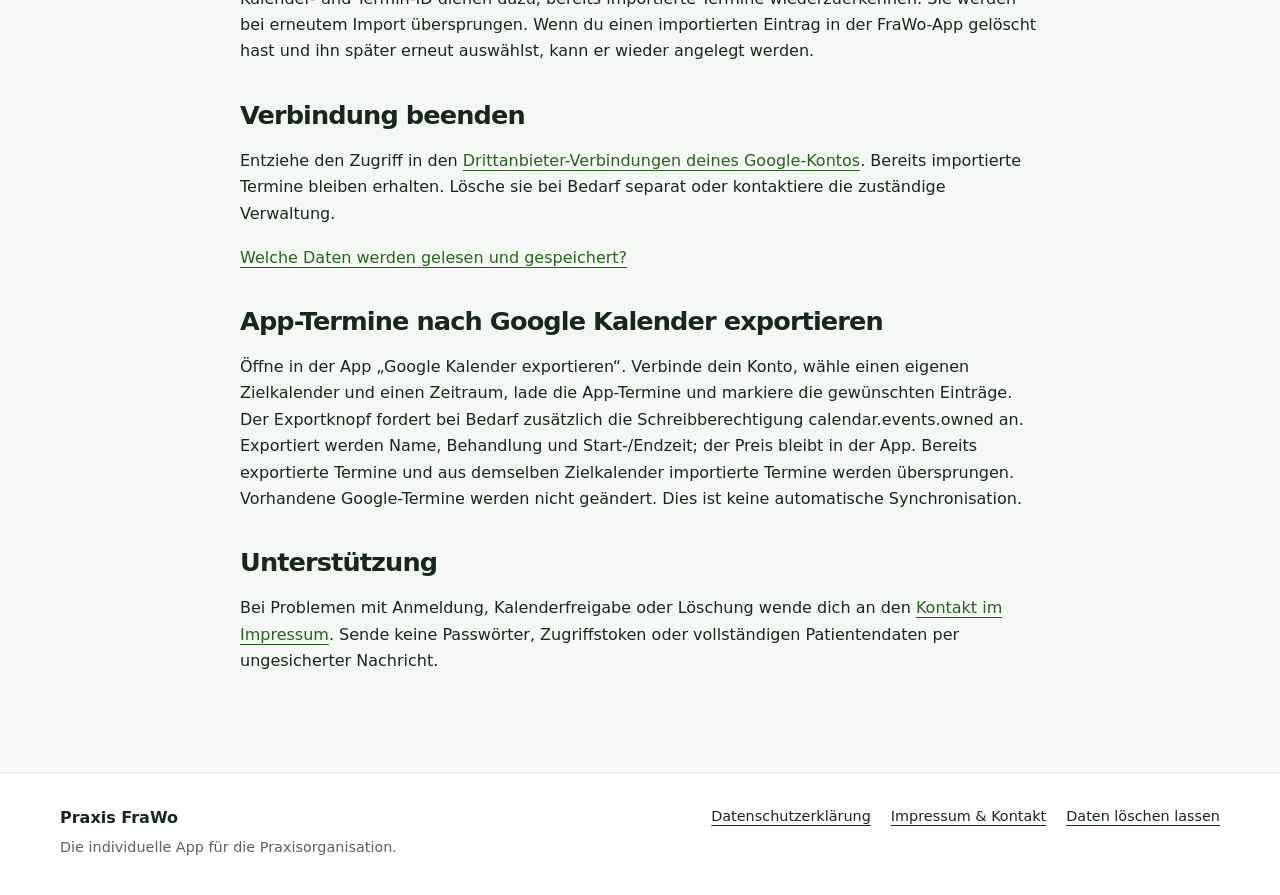
<file: google-kalender.html>
<!doctype html>
<html lang="de"><head><meta charset="utf-8"><meta name="viewport" content="width=device-width,initial-scale=1">
<title>Google Kalender: Import &amp; Export · Praxis FraWo</title><meta name="description" content="Google-Kalendertermine in Praxis FraWo importieren und ausgewählte App-Termine als Kopien nach Google Kalender exportieren.">
<meta name="theme-color" content="#123024"><meta name="robots" content="index,follow">
<link rel="canonical" href="https://danielmichel91.github.io/Praxis-FraWo/google-kalender.html"><link rel="icon" href="assets/favicon.svg" type="image/svg+xml">
<link rel="stylesheet" href="assets/site.css">

</head><body><a class="skip" href="#inhalt">Zum Inhalt</a>

<header class="top"><div class="wrap"><a class="brand" href="index.html" aria-label="Praxis FraWo – Startseite"><span class="brand-mark" aria-hidden="true"></span>Praxis FraWo</a><nav aria-label="Hauptnavigation"><a href="index.html">Die App</a><a href="google-kalender.html" aria-current="page">Google Kalender</a><a href="datenschutz.html">Datenschutz</a><a href="impressum.html">Impressum</a></nav></div></header>
<main id="inhalt"><section class="page-head"><div class="wrap"><p class="eyebrow">Google Kalender in Praxis FraWo</p><h1>Vorhandene Termine.<br>Bewusst übernehmen.</h1><p>Importiere ausgewählte Google-Termine in die FraWo-App oder exportiere App-Termine über einen eigenen Knopf als Kopien in einen eigenen Google-Kalender. Vorhandene Google-Termine werden nicht geändert.</p></div></section><article class="wrap center"><h2>So startest du den Import</h2><ol class="steps"><li><strong>In der FraWo-App anmelden</strong><p>Verwende das Google-Konto, das für die Praxis-App freigeschaltet wurde.</p></li><li><strong>„Google Kalender importieren“ öffnen</strong><p>Öffne den Menüpunkt in der App, verbinde dasselbe Google-Konto und erteile die beiden angeforderten Leseberechtigungen.</p></li><li><strong>Kalender und Zeitraum festlegen</strong><p>Wähle den gewünschten Kalender und einen Zeitraum. Lade anschließend die Terminvorschau.</p></li><li><strong>Auswahl bestätigen</strong><p>Markiere einzelne Termine oder alle angezeigten Einträge und starte die Übernahme. Erst dabei werden die ausgewählten Einträge in Firebase gespeichert.</p></li><li><strong>Terminangaben ergänzen</strong><p>Öffne einen übernommenen Termin in der App. Der Google-Titel steht zunächst im Feld Kundenname. Behandlung, Preis, Zeit und Name kannst du anpassen; der Preis beginnt mit 0 Euro.</p></li></ol><div class="note"><p><strong>Keine Rücksynchronisation.</strong> Änderungen oder Löschungen in der FraWo-App werden nicht auf Google Kalender übertragen. Ein erneuter Import überschreibt deine lokalen Bearbeitungen nicht.</p></div><h2>Welche Termine werden übernommen?</h2><p>Termine mit gültiger Start- und Enduhrzeit innerhalb eines lokalen Tages. Die Uhrzeiten werden für die Anzeige in die Zeitzone des Geräts umgerechnet. Wiederkehrende Termine werden als einzelne Vorkommen im gewählten Zeitraum angeboten.</p><p>Ganztägige, mehrtägige oder ungültige Einträge überspringt die aktuelle Version mit einem Hinweis. Mehrere Termine zur selben Zeit sind erlaubt und lassen sich in Tages- und Wochenansicht nebeneinander bearbeiten.</p><h2>Was passiert mit vorhandenen Importen?</h2><p>Kalender- und Termin-ID dienen dazu, bereits importierte Termine wiederzuerkennen. Sie werden bei erneutem Import übersprungen. Wenn du einen importierten Eintrag in der FraWo-App gelöscht hast und ihn später erneut auswählst, kann er wieder angelegt werden.</p><h2>Verbindung beenden</h2><p>Entziehe den Zugriff in den <a href="https://myaccount.google.com/connections">Drittanbieter-Verbindungen deines Google-Kontos</a>. Bereits importierte Termine bleiben erhalten. Lösche sie bei Bedarf separat oder kontaktiere die zuständige Verwaltung.</p><p><a href="datenschutz.html#kalender">Welche Daten werden gelesen und gespeichert?</a></p><h2>App-Termine nach Google Kalender exportieren</h2><p>Öffne in der App „Google Kalender exportieren“. Verbinde dein Konto, wähle einen eigenen Zielkalender und einen Zeitraum, lade die App-Termine und markiere die gewünschten Einträge. Der Exportknopf fordert bei Bedarf zusätzlich die Schreibberechtigung calendar.events.owned an. Exportiert werden Name, Behandlung und Start-/Endzeit; der Preis bleibt in der App. Bereits exportierte Termine und aus demselben Zielkalender importierte Termine werden übersprungen. Vorhandene Google-Termine werden nicht geändert. Dies ist keine automatische Synchronisation.</p><h2>Unterstützung</h2><p>Bei Problemen mit Anmeldung, Kalenderfreigabe oder Löschung wende dich an den <a href="impressum.html">Kontakt im Impressum</a>. Sende keine Passwörter, Zugriffstoken oder vollständigen Patientendaten per ungesicherter Nachricht.</p></article></main>
<footer class="footer"><div class="wrap"><div><strong>Praxis FraWo</strong><p>Die individuelle App für die Praxisorganisation.</p></div><div class="footer-links"><a href="datenschutz.html">Datenschutzerklärung</a><a href="impressum.html">Impressum & Kontakt</a><a href="datenschutz.html#loeschung">Daten löschen lassen</a></div></div></footer>
</body></html>
</file>
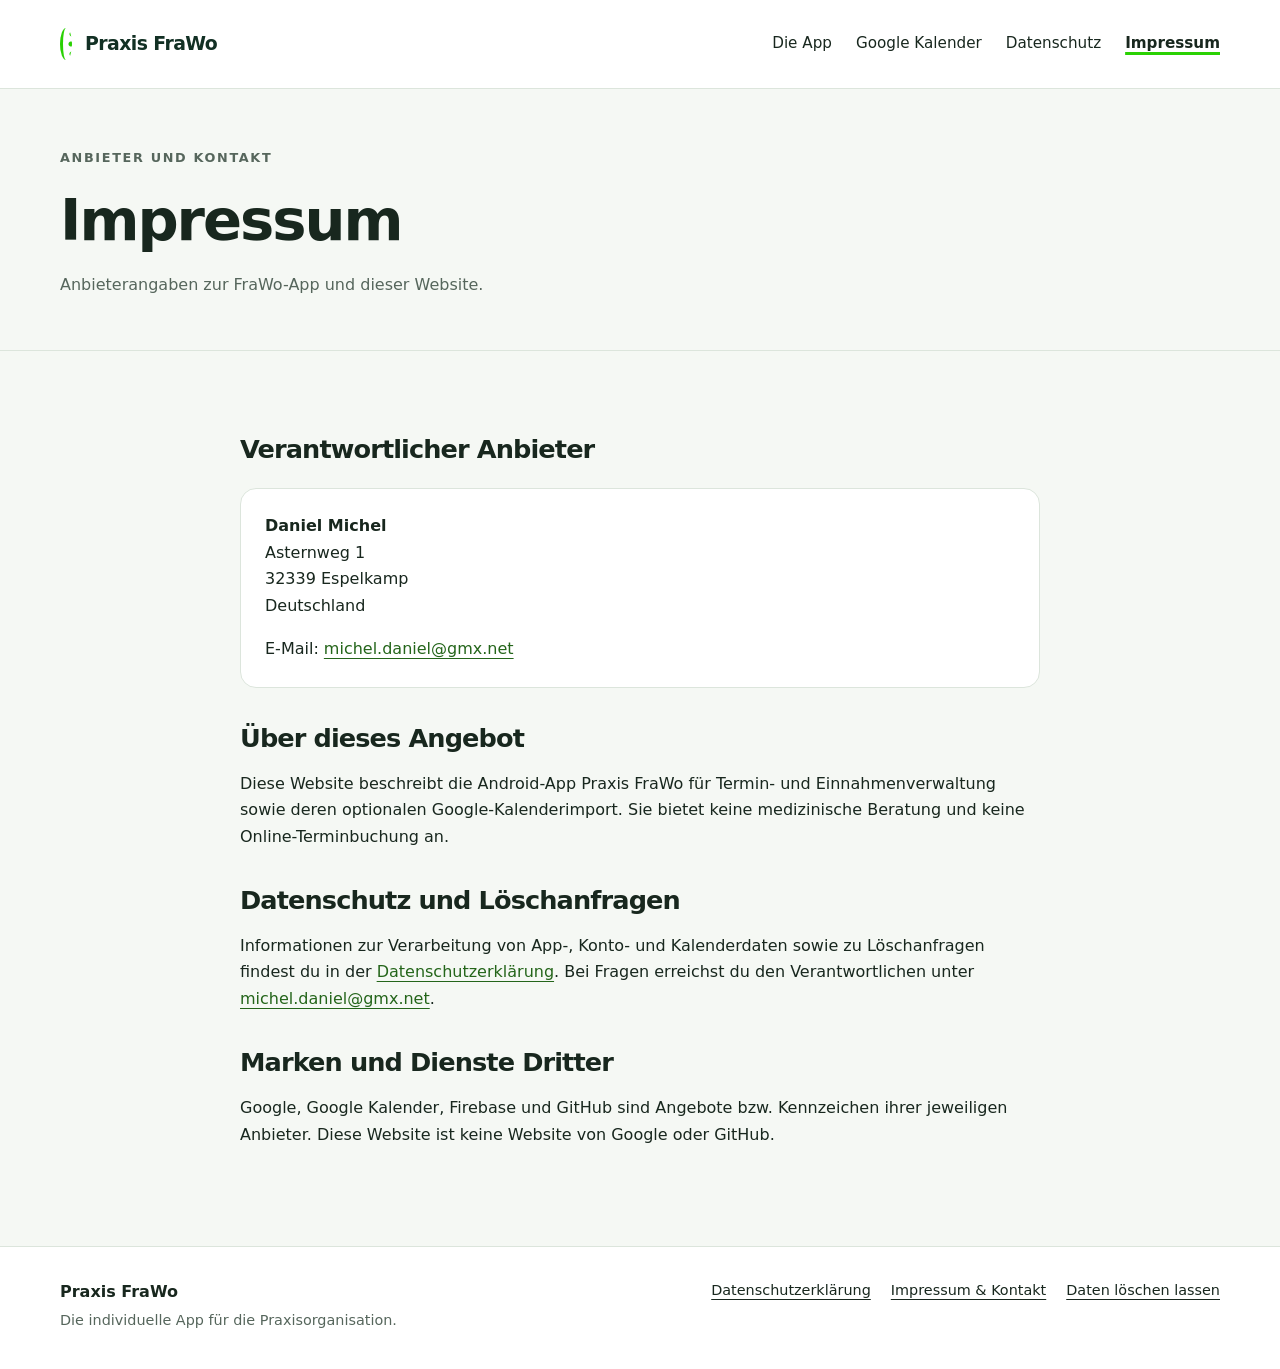
<file: impressum.html>
<!doctype html>
<html lang="de"><head><meta charset="utf-8"><meta name="viewport" content="width=device-width,initial-scale=1">
<title>Impressum · Praxis FraWo</title><meta name="description" content="Anbieterangaben und Kontakt zur Praxis-FraWo-App und ihrer Website.">
<meta name="theme-color" content="#123024"><meta name="robots" content="index,follow">
<link rel="canonical" href="https://danielmichel91.github.io/Praxis-FraWo/impressum.html"><link rel="icon" href="assets/favicon.svg" type="image/svg+xml">
<link rel="stylesheet" href="assets/site.css">

</head><body><a class="skip" href="#inhalt">Zum Inhalt</a>

<header class="top"><div class="wrap"><a class="brand" href="index.html" aria-label="Praxis FraWo – Startseite"><span class="brand-mark" aria-hidden="true"></span>Praxis FraWo</a><nav aria-label="Hauptnavigation"><a href="index.html">Die App</a><a href="google-kalender.html">Google Kalender</a><a href="datenschutz.html">Datenschutz</a><a href="impressum.html" aria-current="page">Impressum</a></nav></div></header>
<main id="inhalt"><section class="page-head"><div class="wrap"><p class="eyebrow">Anbieter und Kontakt</p><h1>Impressum</h1><p>Anbieterangaben zur FraWo-App und dieser Website.</p></div></section><article class="wrap center"><h2>Verantwortlicher Anbieter</h2><div class="contact-box"><p><strong>Daniel Michel</strong><br>Asternweg 1<br>32339 Espelkamp<br>Deutschland</p><p>E-Mail: <a href="mailto:michel.daniel@gmx.net">michel.daniel@gmx.net</a></p></div><h2>Über dieses Angebot</h2><p>Diese Website beschreibt die Android-App Praxis FraWo für Termin- und Einnahmenverwaltung sowie deren optionalen Google-Kalenderimport. Sie bietet keine medizinische Beratung und keine Online-Terminbuchung an.</p><h2>Datenschutz und Löschanfragen</h2><p>Informationen zur Verarbeitung von App-, Konto- und Kalenderdaten sowie zu Löschanfragen findest du in der <a href="datenschutz.html">Datenschutzerklärung</a>. Bei Fragen erreichst du den Verantwortlichen unter <a href="mailto:michel.daniel@gmx.net">michel.daniel@gmx.net</a>.</p><h2>Marken und Dienste Dritter</h2><p>Google, Google Kalender, Firebase und GitHub sind Angebote bzw. Kennzeichen ihrer jeweiligen Anbieter. Diese Website ist keine Website von Google oder GitHub.</p></article></main>
<footer class="footer"><div class="wrap"><div><strong>Praxis FraWo</strong><p>Die individuelle App für die Praxisorganisation.</p></div><div class="footer-links"><a href="datenschutz.html">Datenschutzerklärung</a><a href="impressum.html">Impressum & Kontakt</a><a href="datenschutz.html#loeschung">Daten löschen lassen</a></div></div></footer>
</body></html>
</file>
<file: assets/site.css>
:root{--green:#2ad103;--forest:#123024;--ink:#18271e;--muted:#56665c;--paper:#f5f8f4;--line:#dce5dc;--white:#fff;--radius:22px;font-family:system-ui,-apple-system,BlinkMacSystemFont,"Segoe UI",sans-serif;color:var(--ink);background:var(--paper);font-size:16px;line-height:1.65;color-scheme:light}*{box-sizing:border-box}html{scroll-behavior:smooth;scroll-padding-top:100px}body{margin:0}a{color:#24651a;text-underline-offset:4px}a:hover{text-decoration-thickness:2px}a:focus-visible,summary:focus-visible{outline:3px solid #247016;outline-offset:5px}img{max-width:100%;height:auto}p{margin:0 0 1.1rem}h1,h2,h3{line-height:1.15;letter-spacing:-.035em;margin:0 0 1.1rem}h1{font-size:clamp(2.6rem,6vw,5rem);font-weight:750}h2{font-size:clamp(1.85rem,3.6vw,2.85rem)}h3{font-size:1.25rem;letter-spacing:-.02em}ul,ol{padding-left:1.3rem}li{margin:.45rem 0}.wrap{width:min(1160px,calc(100% - 48px));margin:auto}.skip{position:absolute;top:-80px;left:16px;background:#fff;padding:12px;z-index:5}.skip:focus{top:12px}.draft{background:#fff0bc;color:#5b3f00;padding:12px 24px;font-size:.95rem;text-align:center}.draft strong{display:inline}.top{background:var(--white);border-bottom:1px solid var(--line)}.top .wrap{min-height:88px;display:flex;align-items:center;justify-content:space-between;gap:24px;padding-top:14px;padding-bottom:14px}.brand{text-decoration:none;color:var(--forest);display:flex;align-items:center;gap:13px;white-space:nowrap;font-size:1.18rem;font-weight:800;letter-spacing:-.03em}.brand-mark{width:12px;height:32px;display:block;border-left:3px solid var(--green);border-radius:50%;background:radial-gradient(circle at 9px 6px,var(--green) 2px,transparent 3px),radial-gradient(circle at 8px 16px,var(--green) 2px,transparent 3px),radial-gradient(circle at 9px 26px,var(--green) 2px,transparent 3px)}nav{display:flex;gap:24px;flex-wrap:wrap}nav a{font-size:.95rem;text-decoration:none;color:var(--ink)}nav a[aria-current=page]{font-weight:750;text-decoration:underline;text-decoration-color:var(--green);text-decoration-thickness:3px}.hero{background:var(--forest);color:var(--white);padding:76px 0 64px}.hero-grid{display:grid;grid-template-columns:1.12fr 1fr;gap:65px;align-items:center}.eyebrow{text-transform:uppercase;letter-spacing:.13em;font-weight:700;font-size:.8rem;margin-bottom:20px}.hero .eyebrow{color:#b7f3ab}.lead{font-size:1.16rem;max-width:620px;color:#d4e5d7}.actions{display:flex;flex-wrap:wrap;gap:14px;margin-top:30px}.button{display:inline-flex;align-items:center;justify-content:center;min-height:48px;padding:12px 22px;border-radius:10px;font-weight:750;text-decoration:none;background:var(--green);color:#10210e;border:1px solid transparent}.button.secondary{border-color:#91b49b;background:transparent;color:#fff}.logo-panel{background:var(--green);border-radius:var(--radius);overflow:hidden;line-height:0;border:1px solid #83ee67}.logo-caption{margin-top:12px;font-size:.85rem;color:#c3dac9}.hero-foot{display:flex;gap:28px;flex-wrap:wrap;margin-top:42px;padding-top:22px;border-top:1px solid #385b47;color:#d4e5d7;font-size:.95rem}.section{padding:80px 0}.section.white{background:var(--white)}.section-head{max-width:740px;margin-bottom:38px}.section-head p{color:var(--muted);font-size:1.1rem}.feature-list{border-top:1px solid var(--line)}.feature{display:grid;grid-template-columns:1fr 1.3fr;gap:40px;padding:28px 0;border-bottom:1px solid var(--line)}.feature p{margin:0;color:var(--muted)}.split{display:grid;grid-template-columns:1fr 1fr;gap:64px;align-items:start}.steps{padding-left:1.4rem;margin:0}.steps li{padding-left:12px;margin-bottom:24px}.steps strong{display:block;font-size:1.1rem}.steps p{margin:5px 0;color:var(--muted)}.note{border-left:4px solid var(--green);padding:18px 22px;background:#eaf4e6;border-radius:0 12px 12px 0}.note p:last-child{margin-bottom:0}.note a{font-weight:600}.sample{padding:24px;background:#fff;border:1px solid var(--line);border-radius:var(--radius)}.sample-title{font-weight:800;display:flex;justify-content:space-between;margin-bottom:18px}.sample-label{color:var(--muted);font-size:.85rem;margin:16px 0 0}.calendar{display:grid;grid-template-columns:44px 1fr 1fr;gap:7px;font-size:.85rem}.time{color:var(--muted);padding-top:8px}.event{background:#d7f7cf;border-left:3px solid var(--green);border-radius:6px;padding:10px;color:#17301b;font-weight:650;min-width:0}.event.wide{grid-column:2/4}.event .small{font-weight:400;font-size:.8rem;display:block}.faq{max-width:850px}.faq details{border-top:1px solid var(--line);padding:20px 0}.faq details:last-child{border-bottom:1px solid var(--line)}.faq summary{font-weight:700;cursor:pointer;font-size:1.08rem}.faq details p{margin:14px 0 0;color:var(--muted)}.trust{background:var(--forest);color:#fff;padding:46px;border-radius:var(--radius);display:grid;grid-template-columns:1.2fr 1fr;gap:44px;align-items:center}.trust h2{font-size:2rem}.trust p{color:#d4e5d7}.trust a{color:#b7f3ab}.footer{border-top:1px solid var(--line);padding:32px 0;background:#fff}.footer .wrap{display:flex;justify-content:space-between;gap:28px;flex-wrap:wrap}.footer p{font-size:.9rem;color:var(--muted);margin:4px 0}.footer-links{display:flex;gap:20px;flex-wrap:wrap;align-items:flex-start}.footer-links a{font-size:.9rem;color:var(--ink)}.page-head{padding:58px 0 34px;border-bottom:1px solid var(--line)}.page-head h1{font-size:clamp(2.4rem,5vw,3.6rem)}.page-head p{color:var(--muted);max-width:760px}.legal-layout{display:grid;grid-template-columns:230px minmax(0,1fr);gap:64px;padding-top:48px;padding-bottom:80px}.toc{align-self:start;position:sticky;top:24px;font-size:.9rem}.toc strong{display:block;margin-bottom:12px}.toc a{display:block;padding:5px 0;text-decoration:none;color:var(--muted)}.prose{max-width:800px;min-width:0}.prose h2{font-size:1.55rem;margin:40px 0 16px}.prose h2:first-child{margin-top:0}.prose h3{font-size:1.12rem;margin:25px 0 12px}.prose table{border-collapse:collapse;width:100%;font-size:.95rem;margin:20px 0}.prose th,.prose td{padding:12px;text-align:left;vertical-align:top;border-bottom:1px solid var(--line);overflow-wrap:anywhere}.prose th{background:#eaf0e7}.table-scroll{overflow-x:auto}.missing{background:#fff0bc;color:#674900;padding:2px 6px;border-radius:4px}.contact-box{border:1px solid var(--line);background:#fff;border-radius:16px;padding:24px;margin:24px 0}.contact-box p:last-child{margin:0}.small{font-size:.9rem;color:var(--muted)}.divider{height:1px;background:var(--line);margin:32px 0}.center{max-width:800px;padding-top:48px;padding-bottom:80px}.center h2{font-size:1.6rem;margin-top:36px}code{font-size:.9em;overflow-wrap:anywhere}footer a,nav a{white-space:nowrap}@media(max-width:850px){.hero-grid,.split,.trust{grid-template-columns:1fr;gap:32px}.hero{padding:48px 0}.logo-panel{max-width:540px}.hero-grid figure{margin:0}.hero-foot{gap:12px 24px}.section{padding:52px 0}.feature{gap:20px}.legal-layout{grid-template-columns:1fr;gap:30px}.toc{position:static;border-bottom:1px solid var(--line);padding-bottom:22px;display:flex;flex-wrap:wrap;gap:0 18px}.toc strong{flex-basis:100%}.top .wrap{align-items:flex-start}.trust{padding:30px}}@media(max-width:560px){.wrap{width:calc(100% - 32px)}.top .wrap{flex-direction:column;gap:12px;min-height:0}nav{gap:8px 18px}nav a{font-size:.875rem}.hero-grid{gap:28px}.hero h1{font-size:2.8rem}.feature{grid-template-columns:1fr;gap:0}.hero-foot{flex-direction:column;gap:8px}.actions .button{flex:1 1 auto}.sample{padding:18px}.trust{padding:24px}.legal-layout{padding-bottom:48px}.prose table{font-size:.88rem}.prose th,.prose td{padding:9px}.footer .wrap{gap:16px}.footer-links{gap:12px 20px}}@media(prefers-reduced-motion:reduce){html{scroll-behavior:auto}}@media print{.top,.footer,.draft,.toc,.actions{display:none}.legal-layout{display:block}.prose{max-width:none}.page-head{padding-top:0}body{background:#fff;color:#000}a{color:inherit}.section{padding:24px 0}}
</file>
